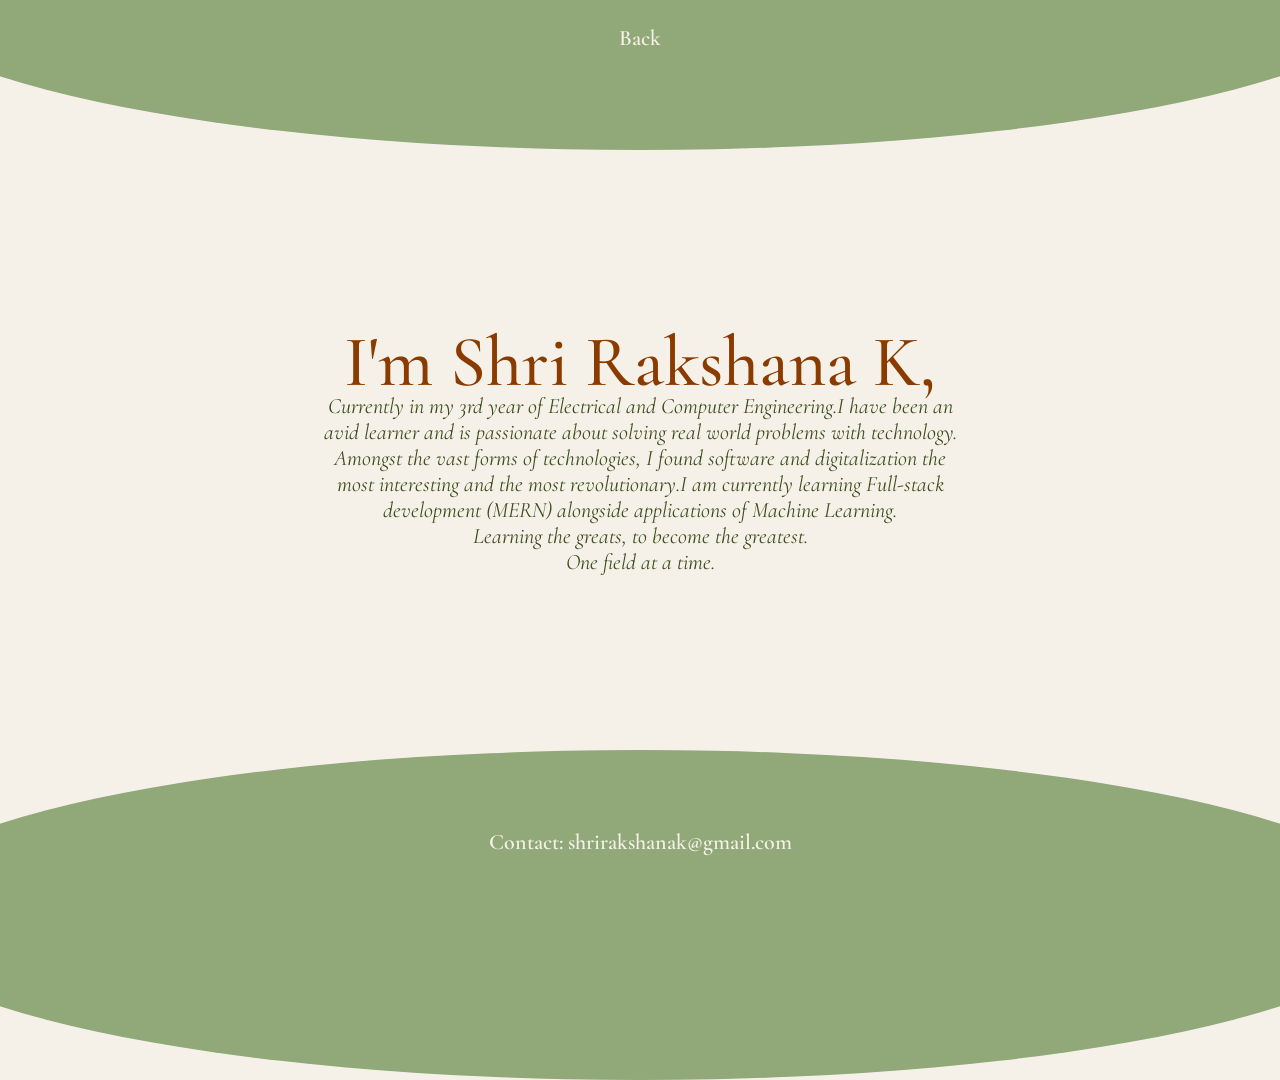
<file: about.html>
<!DOCTYPE html>
<html lang="en">
<head>
  <meta charset="UTF-8" />
  <meta name="viewport" content="width=device-width, initial-scale=1.0"/>
  <title>Portfolio Landing Page</title>

  <!-- Google Font -->
  <link href="https://fonts.googleapis.com/css2?family=Cormorant+Garamond:wght@300;400;600&display=swap" rel="stylesheet">

  <!-- External CSS -->
  <link rel="stylesheet" href="style.css">
</head>

<body>

  <div class="container">

    <div class="top-curve"></div>

    <nav>
      <a href="main.html">Back</a>      
    </nav>

    <div class="hero2">
      <h1>I'm Shri Rakshana K,</h1>
      <p>Currently in my 3rd year of Electrical and Computer Engineering.I have been an avid learner and is passionate about solving real world problems with technology. Amongst the vast forms of technologies, I found software and digitalization the most interesting and the most revolutionary.I am currently learning Full-stack development (MERN) alongside applications of Machine Learning.<br> Learning the greats, to become the greatest.<br> One field at a time.</p>
    </div>

    <div class="bottom-curve"></div>

    <div class="contact">
      Contact: shrirakshanak@gmail.com
    </div>

  </div>

</body>
</html>
</file>
<file: style.css>
*{
  margin:0;
  padding:0;
  box-sizing:border-box;
}

body{
  font-family: "Cormorant Garamond", serif;
  background:#f5f1e9;
  overflow:hidden;
}

.container{
  position:relative;
  width:100%;
  height:100vh;
  background:#f5f1e9;
}

/* TOP CURVE */
.top-curve{
  position:absolute;
  top:-180px;
  left:-10%;
  width:120%;
  height:330px;
  background:#91a879;
  border-radius:50%;
}

/* BOTTOM CURVE */
.bottom-curve{
  position:absolute;
  bottom:-180px;
  left:-10%;
  width:120%;
  height:330px;
  background:#91a879;
  border-radius:50%;
}

/* NAVIGATION */
nav{
  position:absolute;
  top:25px;
  width:100%;
  display:flex;
  justify-content:space-around;
  z-index:2;
}

nav a{
  text-decoration:none;
  color:#f5f1e9;
  font-size:22px;
  font-weight:600;
}

/* CENTER TEXT */
.hero{
  position:absolute;
  top:50%;
  left:50%;
  transform:translate(-50%, -50%);
  text-align:center;
  z-index:2;
}

.hero h1{
  font-size:72px;
  color:#8a3b00;
  font-weight:500;
  line-height:1;
}

.hero p{
  margin-top:-5px;
  font-size:32px;
  color:#3d4d1c;
  font-style:italic;
}

.hero2{
  position:absolute;
  top:50%;
  left:50%;
  transform:translate(-50%, -50%);
  text-align:center;
  z-index:2;
}

.hero2 h1{
  font-size:72px;
  color:#8a3b00;
  font-weight:500;
  line-height:1;
}

.hero2 p{
  margin-top:-5px;
  font-size:22px;
  color:#3d4d1c;
  font-style:italic;
}


/* CONTACT */
.contact{
  position:absolute;
  bottom:45px;
  width:100%;
  text-align:center;
  z-index:2;
  color:#f5f1e9;
  font-size:22px;
  font-weight:600;
}

/* RESPONSIVE */
@media(max-width:768px){

  nav{
    flex-direction:column;
    gap:10px;
    align-items:center;
  }

  .hero h1{
    font-size:42px;
  }

  .hero p{
    font-size:20px;
  }

  .contact{
    font-size:18px;
  }
}
</file>
